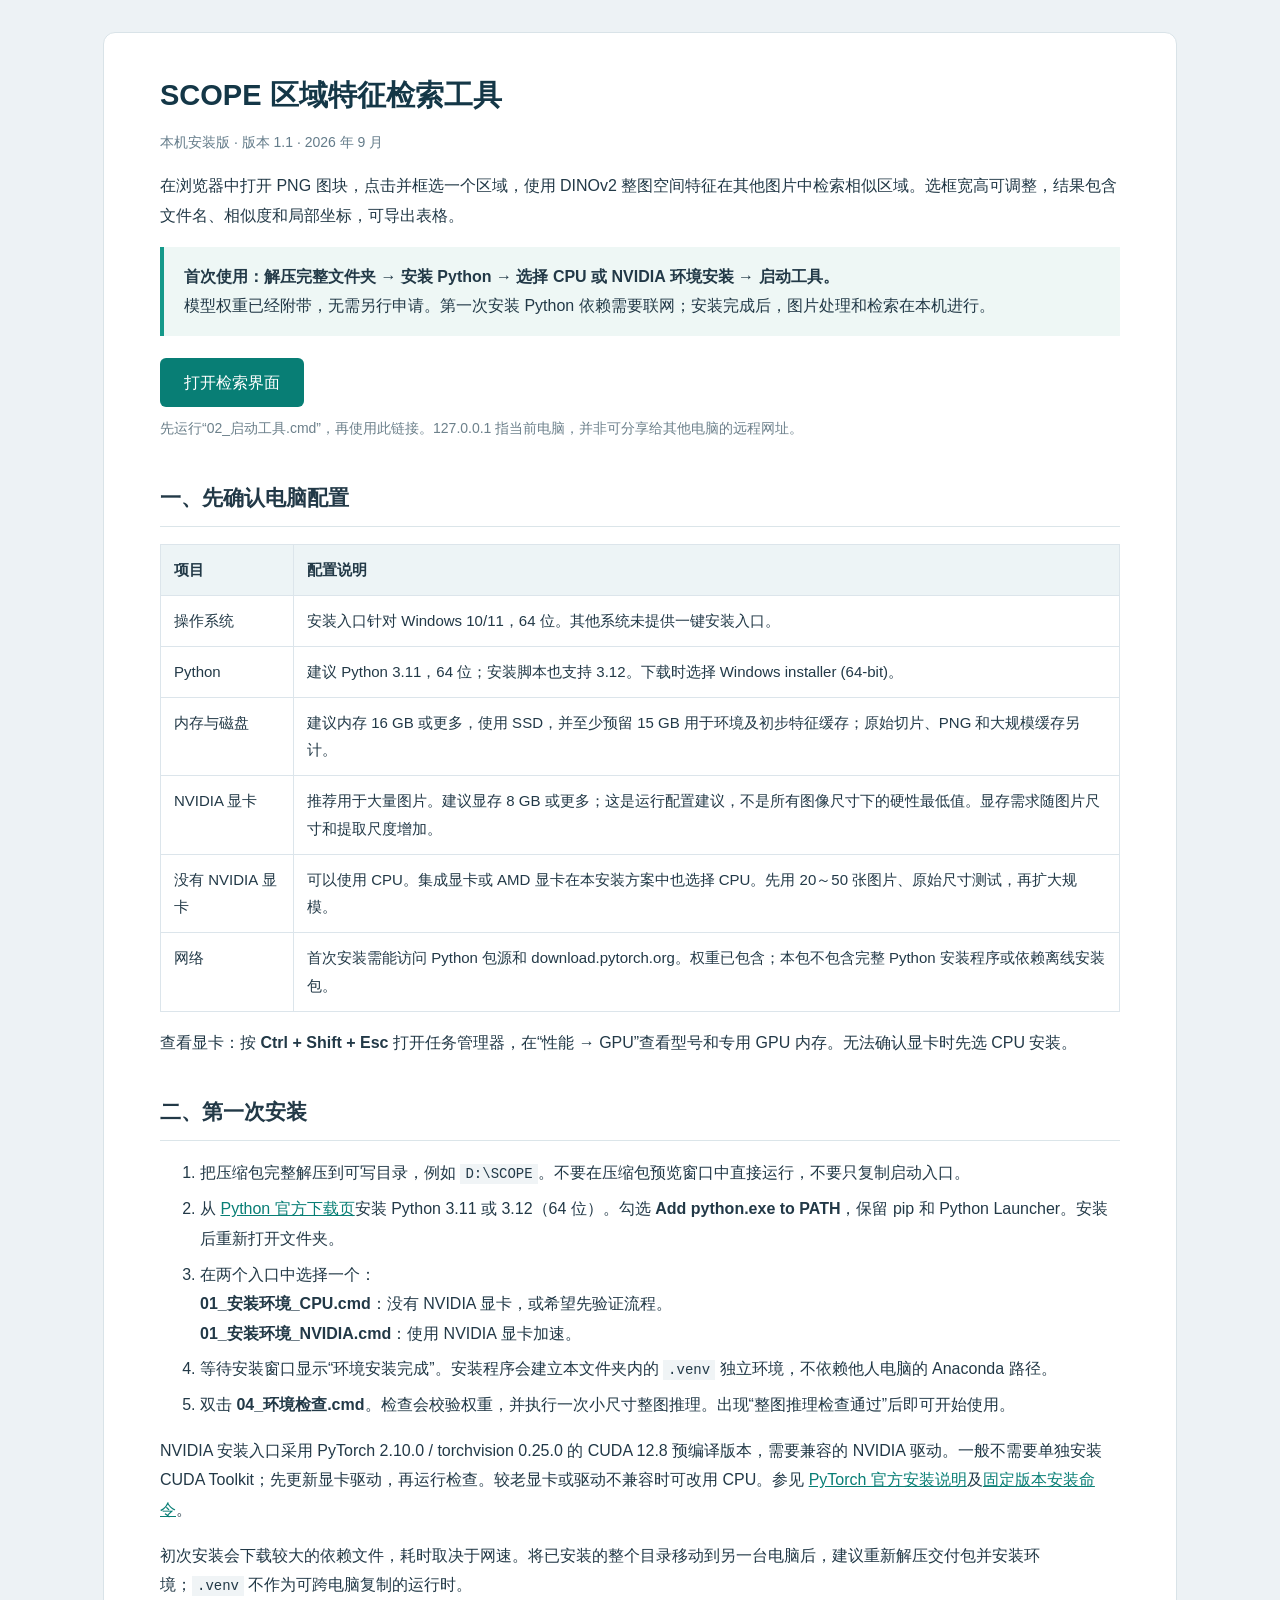
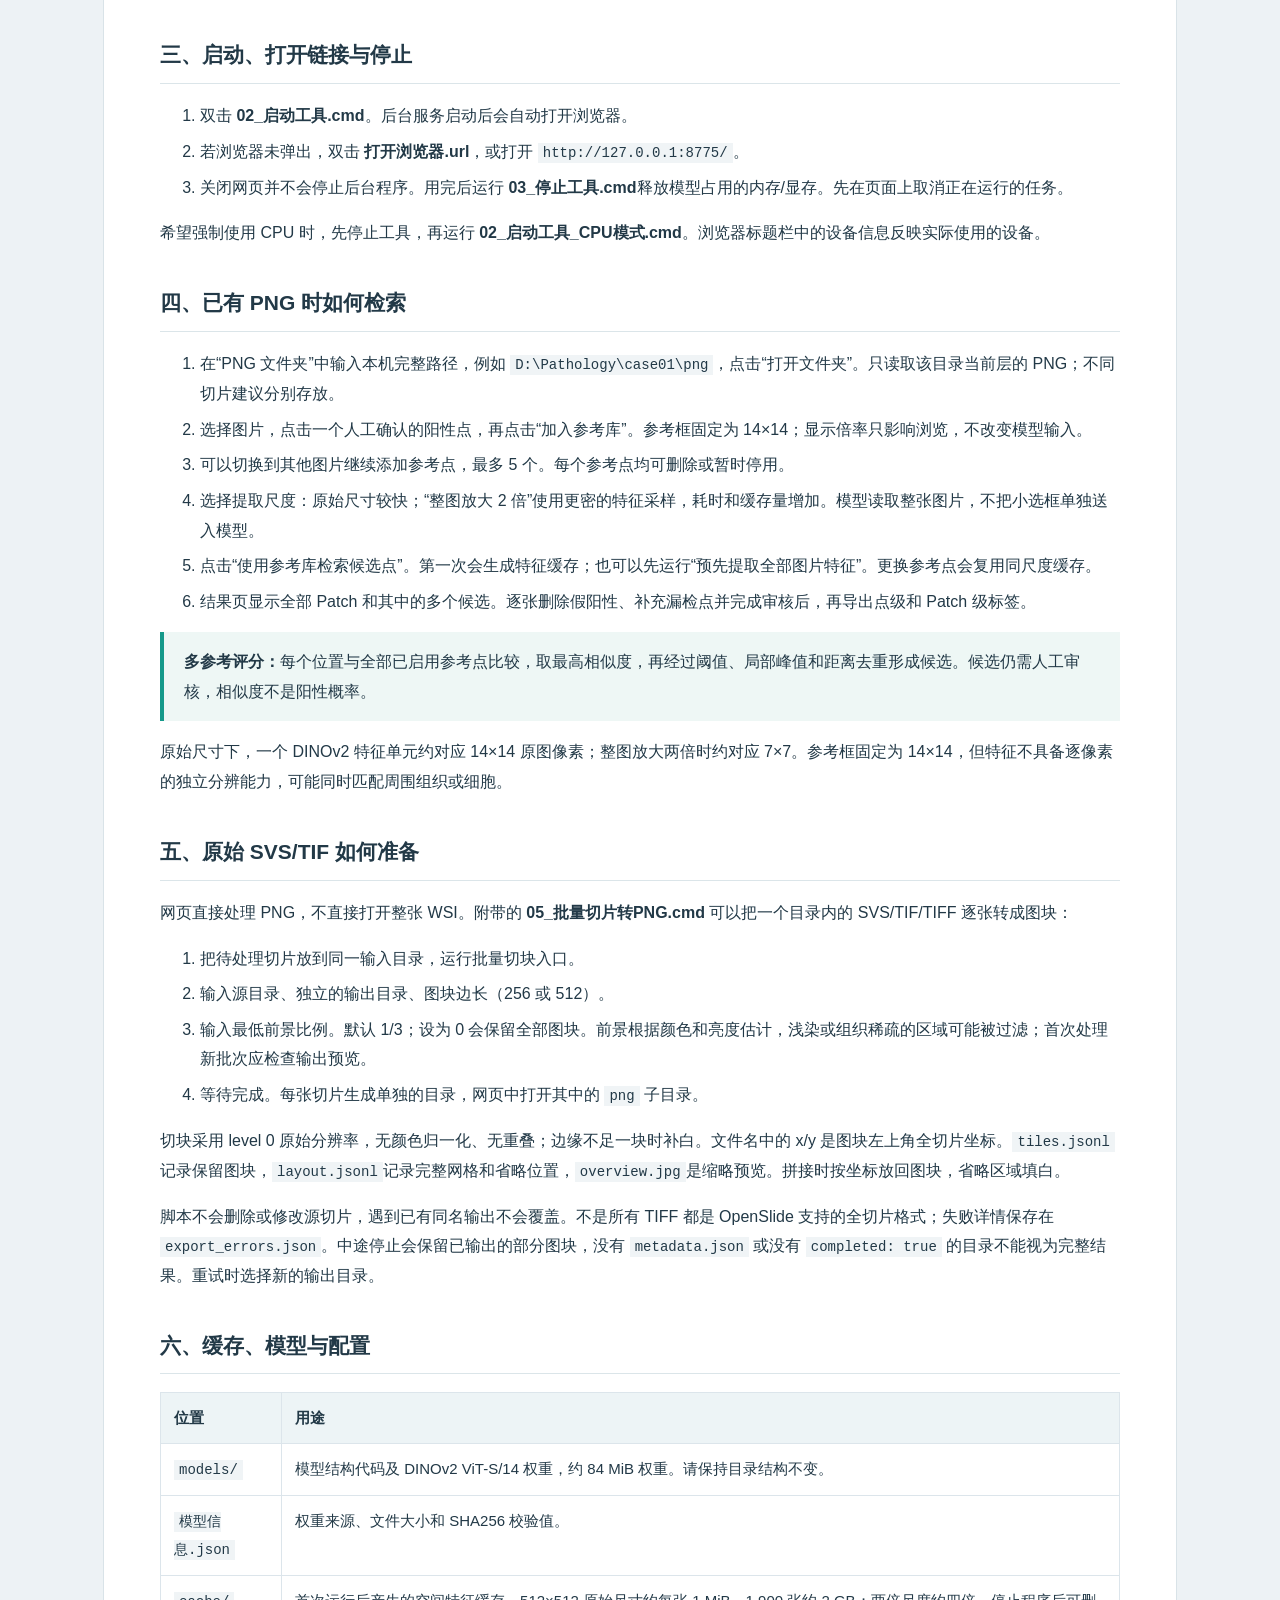
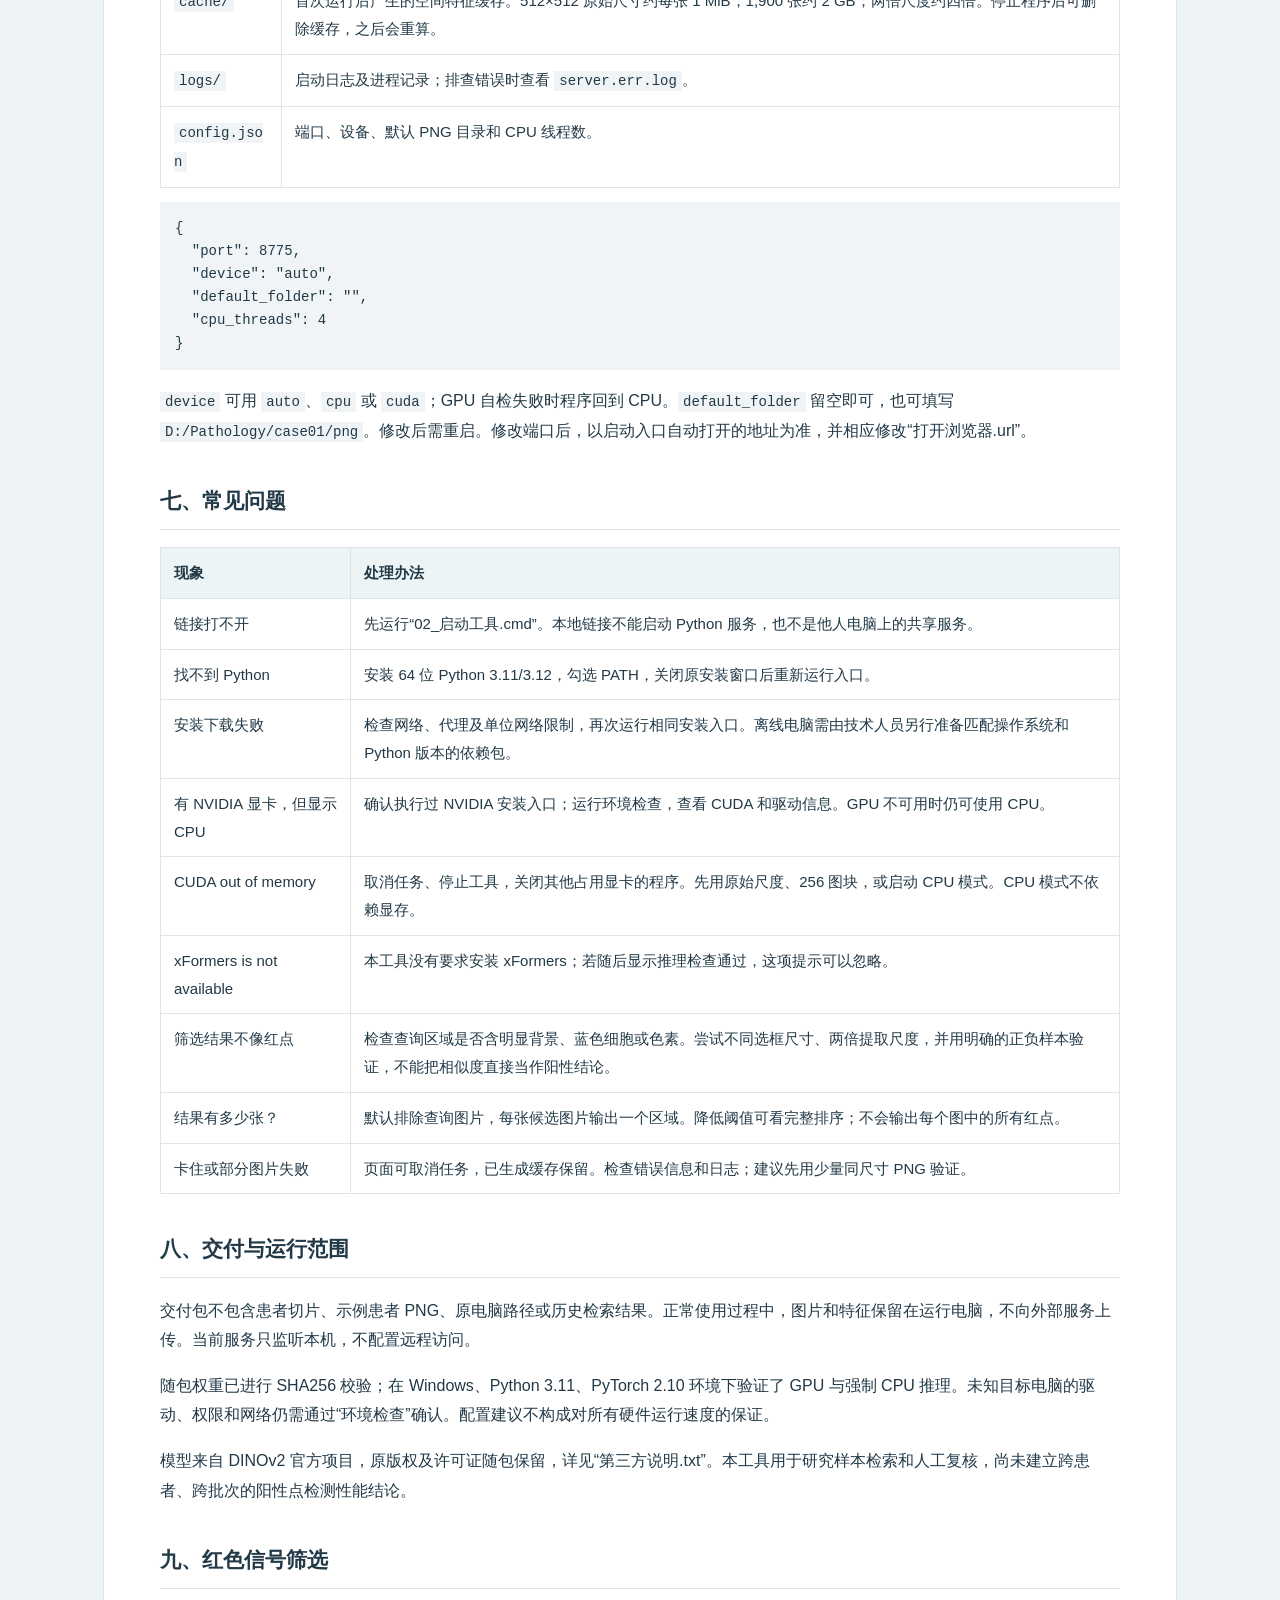
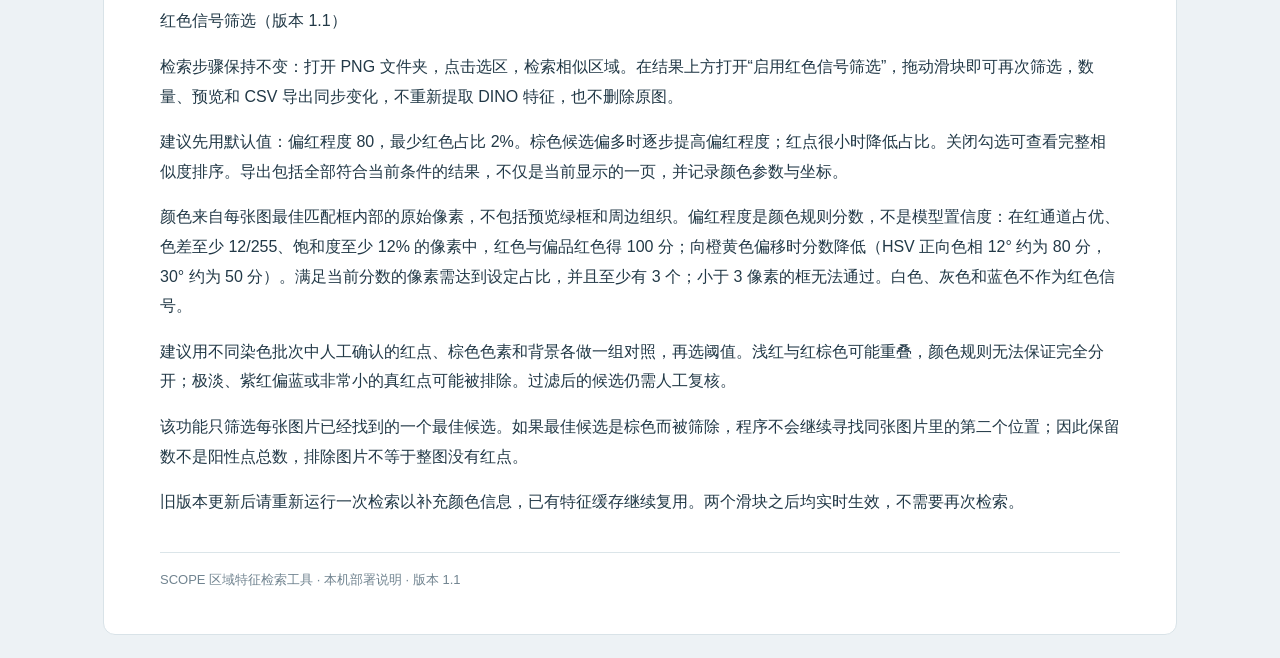
<file: 00_使用说明.html>
<!doctype html><html lang="zh-CN"><head><meta charset="utf-8"><meta name="viewport" content="width=device-width,initial-scale=1"><title>SCOPE 区域特征检索工具｜安装与使用说明</title><style>
body{font:16px/1.85 "Microsoft YaHei","Segoe UI",sans-serif;color:#223947;background:#edf2f5;margin:0}main{max-width:960px;margin:32px auto;padding:42px 56px;background:white;border:1px solid #d9e3e8;border-radius:12px}h1{font-size:29px;line-height:1.4;margin:0;color:#143747}h2{font-size:21px;border-bottom:1px solid #dbe5e9;padding-bottom:8px;margin-top:36px}h3{font-size:17px}a{color:#087e75}code,pre{font-family:Consolas,monospace;background:#f0f4f6;overflow-wrap:anywhere}code{padding:2px 5px;font-size:14px}pre{padding:15px;white-space:pre-wrap;font-size:14px;line-height:1.65}table{border-collapse:collapse;width:100%;font-size:15px}th,td{padding:11px 13px;text-align:left;border:1px solid #dce5eb;vertical-align:top}th{background:#edf4f6}.lead{color:#647c8a;font-size:14px}.note{background:#eef7f5;border-left:4px solid #15998a;padding:15px 20px}.entry{display:inline-block;background:#087e75;color:white;padding:10px 24px;border-radius:6px;text-decoration:none;margin:6px 0}.muted{color:#6c808b;font-size:14px}li{margin:6px 0}footer{margin-top:35px;border-top:1px solid #dbe5e9;padding-top:15px;color:#718490;font-size:13px}@media(max-width:700px){main{margin:0;padding:24px 18px;border-radius:0}h1{font-size:24px}table{font-size:13px}th,td{padding:7px}}@media print{body{background:white}main{border:0;margin:0;padding:0;max-width:none}.entry{color:#087e75;background:transparent;padding:0}h2{break-after:avoid}tr{break-inside:avoid}}
</style></head><body><main>
<h1>SCOPE 区域特征检索工具</h1><p class="lead">本机安装版 · 版本 1.1 · 2026 年 9 月</p>
<p>在浏览器中打开 PNG 图块，点击并框选一个区域，使用 DINOv2 整图空间特征在其他图片中检索相似区域。选框宽高可调整，结果包含文件名、相似度和局部坐标，可导出表格。</p>
<div class="note"><strong>首次使用：解压完整文件夹 → 安装 Python → 选择 CPU 或 NVIDIA 环境安装 → 启动工具。</strong><br>模型权重已经附带，无需另行申请。第一次安装 Python 依赖需要联网；安装完成后，图片处理和检索在本机进行。</div>
<p><a class="entry" href="http://127.0.0.1:8775/" target="_blank">打开检索界面</a><br><span class="muted">先运行“02_启动工具.cmd”，再使用此链接。127.0.0.1 指当前电脑，并非可分享给其他电脑的远程网址。</span></p>

<h2>一、先确认电脑配置</h2>
<table><tr><th>项目</th><th>配置说明</th></tr><tr><td>操作系统</td><td>安装入口针对 Windows 10/11，64 位。其他系统未提供一键安装入口。</td></tr><tr><td>Python</td><td>建议 Python 3.11，64 位；安装脚本也支持 3.12。下载时选择 Windows installer (64-bit)。</td></tr><tr><td>内存与磁盘</td><td>建议内存 16 GB 或更多，使用 SSD，并至少预留 15 GB 用于环境及初步特征缓存；原始切片、PNG 和大规模缓存另计。</td></tr><tr><td>NVIDIA 显卡</td><td>推荐用于大量图片。建议显存 8 GB 或更多；这是运行配置建议，不是所有图像尺寸下的硬性最低值。显存需求随图片尺寸和提取尺度增加。</td></tr><tr><td>没有 NVIDIA 显卡</td><td>可以使用 CPU。集成显卡或 AMD 显卡在本安装方案中也选择 CPU。先用 20～50 张图片、原始尺寸测试，再扩大规模。</td></tr><tr><td>网络</td><td>首次安装需能访问 Python 包源和 download.pytorch.org。权重已包含；本包不包含完整 Python 安装程序或依赖离线安装包。</td></tr></table>
<p>查看显卡：按 <strong>Ctrl + Shift + Esc</strong> 打开任务管理器，在“性能 → GPU”查看型号和专用 GPU 内存。无法确认显卡时先选 CPU 安装。</p>

<h2>二、第一次安装</h2>
<ol><li>把压缩包完整解压到可写目录，例如 <code>D:\SCOPE</code>。不要在压缩包预览窗口中直接运行，不要只复制启动入口。</li>
<li>从 <a href="https://www.python.org/downloads/windows/">Python 官方下载页</a>安装 Python 3.11 或 3.12（64 位）。勾选 <strong>Add python.exe to PATH</strong>，保留 pip 和 Python Launcher。安装后重新打开文件夹。</li>
<li>在两个入口中选择一个：<br><strong>01_安装环境_CPU.cmd</strong>：没有 NVIDIA 显卡，或希望先验证流程。<br><strong>01_安装环境_NVIDIA.cmd</strong>：使用 NVIDIA 显卡加速。</li>
<li>等待安装窗口显示“环境安装完成”。安装程序会建立本文件夹内的 <code>.venv</code> 独立环境，不依赖他人电脑的 Anaconda 路径。</li>
<li>双击 <strong>04_环境检查.cmd</strong>。检查会校验权重，并执行一次小尺寸整图推理。出现“整图推理检查通过”后即可开始使用。</li></ol>
<p>NVIDIA 安装入口采用 PyTorch 2.10.0 / torchvision 0.25.0 的 CUDA 12.8 预编译版本，需要兼容的 NVIDIA 驱动。一般不需要单独安装 CUDA Toolkit；先更新显卡驱动，再运行检查。较老显卡或驱动不兼容时可改用 CPU。参见 <a href="https://pytorch.org/get-started/locally/">PyTorch 官方安装说明</a>及<a href="https://pytorch.org/get-started/previous-versions/">固定版本安装命令</a>。</p>
<p>初次安装会下载较大的依赖文件，耗时取决于网速。将已安装的整个目录移动到另一台电脑后，建议重新解压交付包并安装环境；<code>.venv</code> 不作为可跨电脑复制的运行时。</p>

<h2>三、启动、打开链接与停止</h2>
<ol><li>双击 <strong>02_启动工具.cmd</strong>。后台服务启动后会自动打开浏览器。</li><li>若浏览器未弹出，双击 <strong>打开浏览器.url</strong>，或打开 <code>http://127.0.0.1:8775/</code>。</li><li>关闭网页并不会停止后台程序。用完后运行 <strong>03_停止工具.cmd</strong>释放模型占用的内存/显存。先在页面上取消正在运行的任务。</li></ol>
<p>希望强制使用 CPU 时，先停止工具，再运行 <strong>02_启动工具_CPU模式.cmd</strong>。浏览器标题栏中的设备信息反映实际使用的设备。</p>

<h2>四、已有 PNG 时如何检索</h2>
<ol><li>在“PNG 文件夹”中输入本机完整路径，例如 <code>D:\Pathology\case01\png</code>，点击“打开文件夹”。只读取该目录当前层的 PNG；不同切片建议分别存放。</li>
<li>选择图片，点击一个人工确认的阳性点，再点击“加入参考库”。参考框固定为 14×14；显示倍率只影响浏览，不改变模型输入。</li>
<li>可以切换到其他图片继续添加参考点，最多 5 个。每个参考点均可删除或暂时停用。</li>
<li>选择提取尺度：原始尺寸较快；“整图放大 2 倍”使用更密的特征采样，耗时和缓存量增加。模型读取整张图片，不把小选框单独送入模型。</li>
<li>点击“使用参考库检索候选点”。第一次会生成特征缓存；也可以先运行“预先提取全部图片特征”。更换参考点会复用同尺度缓存。</li>
<li>结果页显示全部 Patch 和其中的多个候选。逐张删除假阳性、补充漏检点并完成审核后，再导出点级和 Patch 级标签。</li></ol>
<div class="note"><strong>多参考评分：</strong>每个位置与全部已启用参考点比较，取最高相似度，再经过阈值、局部峰值和距离去重形成候选。候选仍需人工审核，相似度不是阳性概率。</div>
<p>原始尺寸下，一个 DINOv2 特征单元约对应 14×14 原图像素；整图放大两倍时约对应 7×7。参考框固定为 14×14，但特征不具备逐像素的独立分辨能力，可能同时匹配周围组织或细胞。</p>

<h2>五、原始 SVS/TIF 如何准备</h2>
<p>网页直接处理 PNG，不直接打开整张 WSI。附带的 <strong>05_批量切片转PNG.cmd</strong> 可以把一个目录内的 SVS/TIF/TIFF 逐张转成图块：</p>
<ol><li>把待处理切片放到同一输入目录，运行批量切块入口。</li><li>输入源目录、独立的输出目录、图块边长（256 或 512）。</li><li>输入最低前景比例。默认 1/3；设为 0 会保留全部图块。前景根据颜色和亮度估计，浅染或组织稀疏的区域可能被过滤；首次处理新批次应检查输出预览。</li><li>等待完成。每张切片生成单独的目录，网页中打开其中的 <code>png</code> 子目录。</li></ol>
<p>切块采用 level 0 原始分辨率，无颜色归一化、无重叠；边缘不足一块时补白。文件名中的 x/y 是图块左上角全切片坐标。<code>tiles.jsonl</code>记录保留图块，<code>layout.jsonl</code>记录完整网格和省略位置，<code>overview.jpg</code>是缩略预览。拼接时按坐标放回图块，省略区域填白。</p>
<p>脚本不会删除或修改源切片，遇到已有同名输出不会覆盖。不是所有 TIFF 都是 OpenSlide 支持的全切片格式；失败详情保存在 <code>export_errors.json</code>。中途停止会保留已输出的部分图块，没有 <code>metadata.json</code> 或没有 <code>completed: true</code> 的目录不能视为完整结果。重试时选择新的输出目录。</p>

<h2>六、缓存、模型与配置</h2>
<table><tr><th>位置</th><th>用途</th></tr><tr><td><code>models/</code></td><td>模型结构代码及 DINOv2 ViT-S/14 权重，约 84 MiB 权重。请保持目录结构不变。</td></tr><tr><td><code>模型信息.json</code></td><td>权重来源、文件大小和 SHA256 校验值。</td></tr><tr><td><code>cache/</code></td><td>首次运行后产生的空间特征缓存。512×512 原始尺寸约每张 1 MiB，1,900 张约 2 GB；两倍尺度约四倍。停止程序后可删除缓存，之后会重算。</td></tr><tr><td><code>logs/</code></td><td>启动日志及进程记录；排查错误时查看 <code>server.err.log</code>。</td></tr><tr><td><code>config.json</code></td><td>端口、设备、默认 PNG 目录和 CPU 线程数。</td></tr></table>
<pre>{
  "port": 8775,
  "device": "auto",
  "default_folder": "",
  "cpu_threads": 4
}</pre>
<p><code>device</code> 可用 <code>auto</code>、<code>cpu</code> 或 <code>cuda</code>；GPU 自检失败时程序回到 CPU。<code>default_folder</code> 留空即可，也可填写 <code>D:/Pathology/case01/png</code>。修改后需重启。修改端口后，以启动入口自动打开的地址为准，并相应修改“打开浏览器.url”。</p>

<h2>七、常见问题</h2>
<table><tr><th>现象</th><th>处理办法</th></tr><tr><td>链接打不开</td><td>先运行“02_启动工具.cmd”。本地链接不能启动 Python 服务，也不是他人电脑上的共享服务。</td></tr><tr><td>找不到 Python</td><td>安装 64 位 Python 3.11/3.12，勾选 PATH，关闭原安装窗口后重新运行入口。</td></tr><tr><td>安装下载失败</td><td>检查网络、代理及单位网络限制，再次运行相同安装入口。离线电脑需由技术人员另行准备匹配操作系统和 Python 版本的依赖包。</td></tr><tr><td>有 NVIDIA 显卡，但显示 CPU</td><td>确认执行过 NVIDIA 安装入口；运行环境检查，查看 CUDA 和驱动信息。GPU 不可用时仍可使用 CPU。</td></tr><tr><td>CUDA out of memory</td><td>取消任务、停止工具，关闭其他占用显卡的程序。先用原始尺度、256 图块，或启动 CPU 模式。CPU 模式不依赖显存。</td></tr><tr><td>xFormers is not available</td><td>本工具没有要求安装 xFormers；若随后显示推理检查通过，这项提示可以忽略。</td></tr><tr><td>筛选结果不像红点</td><td>检查查询区域是否含明显背景、蓝色细胞或色素。尝试不同选框尺寸、两倍提取尺度，并用明确的正负样本验证，不能把相似度直接当作阳性结论。</td></tr><tr><td>结果有多少张？</td><td>默认排除查询图片，每张候选图片输出一个区域。降低阈值可看完整排序；不会输出每个图中的所有红点。</td></tr><tr><td>卡住或部分图片失败</td><td>页面可取消任务，已生成缓存保留。检查错误信息和日志；建议先用少量同尺寸 PNG 验证。</td></tr></table>

<h2>八、交付与运行范围</h2>
<p>交付包不包含患者切片、示例患者 PNG、原电脑路径或历史检索结果。正常使用过程中，图片和特征保留在运行电脑，不向外部服务上传。当前服务只监听本机，不配置远程访问。</p>
<p>随包权重已进行 SHA256 校验；在 Windows、Python 3.11、PyTorch 2.10 环境下验证了 GPU 与强制 CPU 推理。未知目标电脑的驱动、权限和网络仍需通过“环境检查”确认。配置建议不构成对所有硬件运行速度的保证。</p>
<p>模型来自 DINOv2 官方项目，原版权及许可证随包保留，详见“第三方说明.txt”。本工具用于研究样本检索和人工复核，尚未建立跨患者、跨批次的阳性点检测性能结论。</p>
<h2>九、红色信号筛选</h2><p>红色信号筛选（版本 1.1）</p><p>检索步骤保持不变：打开 PNG 文件夹，点击选区，检索相似区域。在结果上方打开“启用红色信号筛选”，拖动滑块即可再次筛选，数量、预览和 CSV 导出同步变化，不重新提取 DINO 特征，也不删除原图。</p><p>建议先用默认值：偏红程度 80，最少红色占比 2%。棕色候选偏多时逐步提高偏红程度；红点很小时降低占比。关闭勾选可查看完整相似度排序。导出包括全部符合当前条件的结果，不仅是当前显示的一页，并记录颜色参数与坐标。</p><p>颜色来自每张图最佳匹配框内部的原始像素，不包括预览绿框和周边组织。偏红程度是颜色规则分数，不是模型置信度：在红通道占优、色差至少 12/255、饱和度至少 12% 的像素中，红色与偏品红色得 100 分；向橙黄色偏移时分数降低（HSV 正向色相 12° 约为 80 分，30° 约为 50 分）。满足当前分数的像素需达到设定占比，并且至少有 3 个；小于 3 像素的框无法通过。白色、灰色和蓝色不作为红色信号。</p><p>建议用不同染色批次中人工确认的红点、棕色色素和背景各做一组对照，再选阈值。浅红与红棕色可能重叠，颜色规则无法保证完全分开；极淡、紫红偏蓝或非常小的真红点可能被排除。过滤后的候选仍需人工复核。</p><p>该功能只筛选每张图片已经找到的一个最佳候选。如果最佳候选是棕色而被筛除，程序不会继续寻找同张图片里的第二个位置；因此保留数不是阳性点总数，排除图片不等于整图没有红点。</p><p>旧版本更新后请重新运行一次检索以补充颜色信息，已有特征缓存继续复用。两个滑块之后均实时生效，不需要再次检索。</p><footer>SCOPE 区域特征检索工具 · 本机部署说明 · 版本 1.1</footer>
</main></body></html>
</file>
